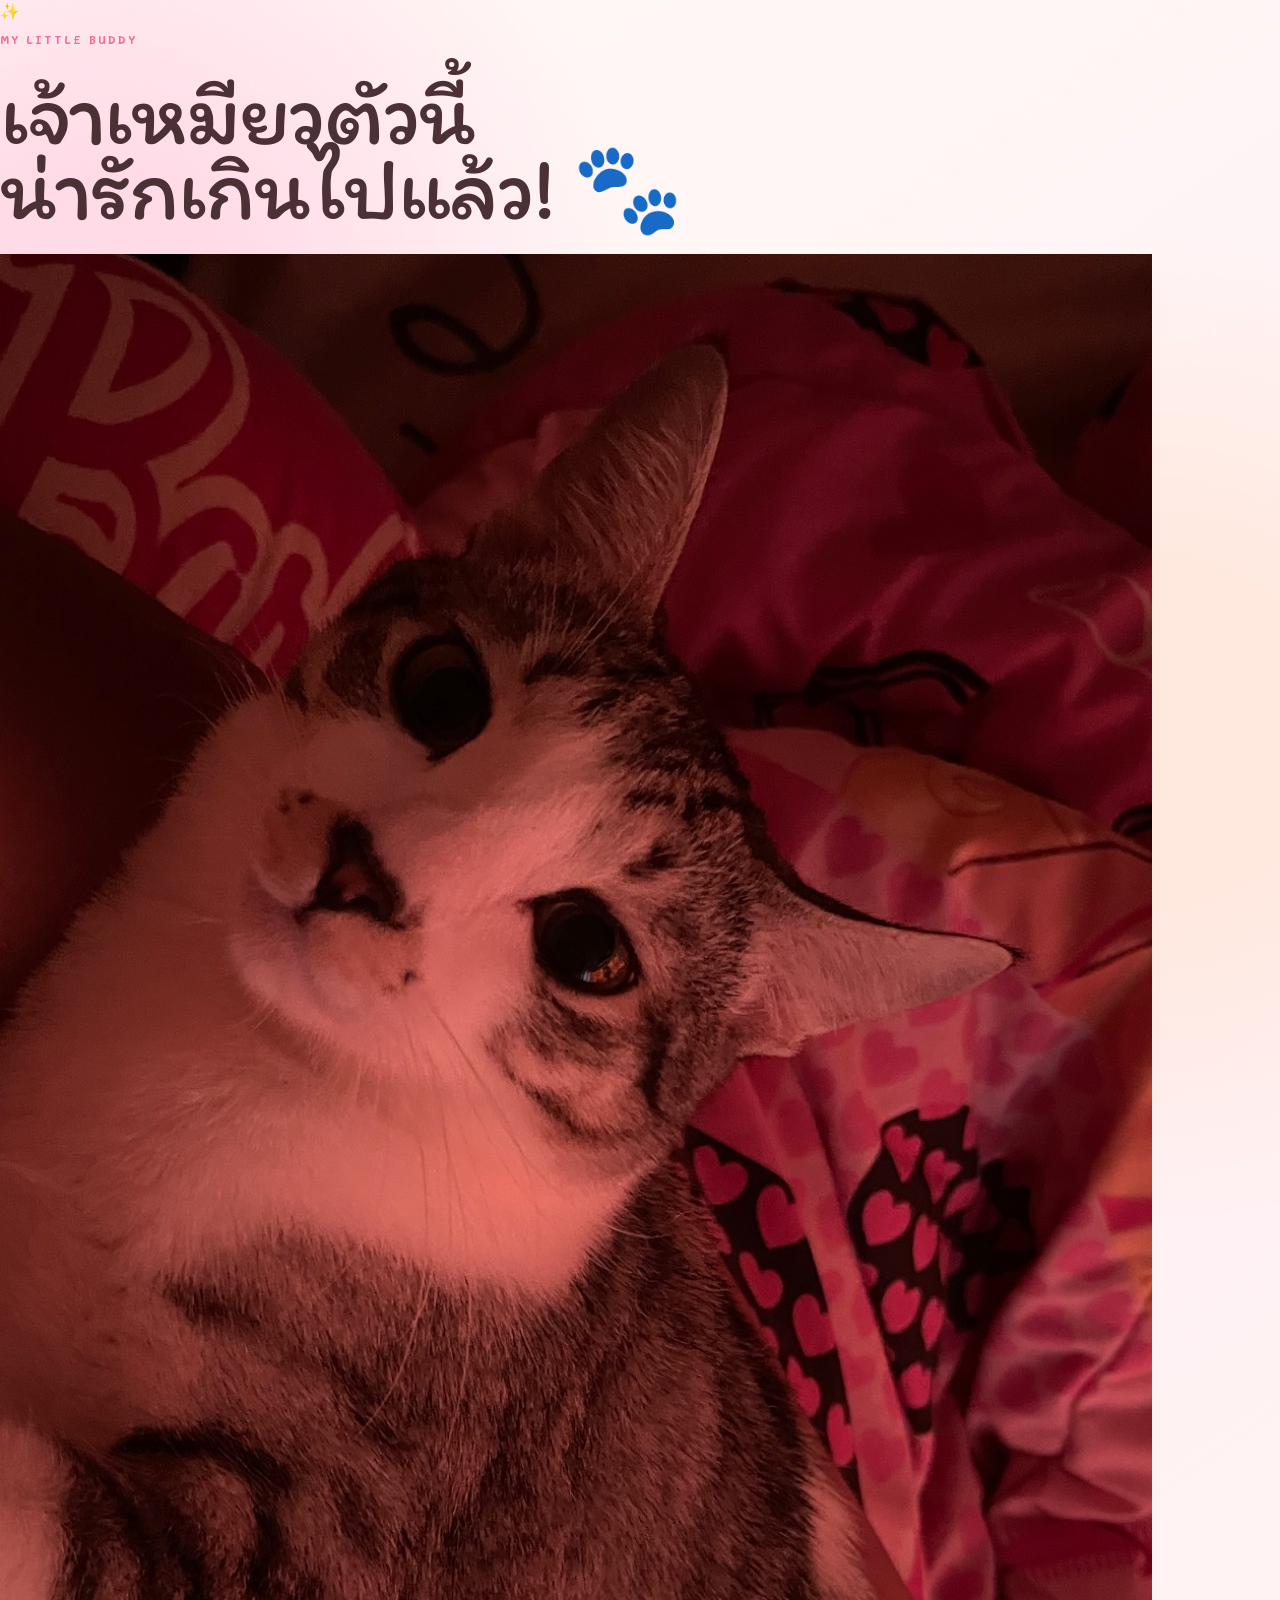
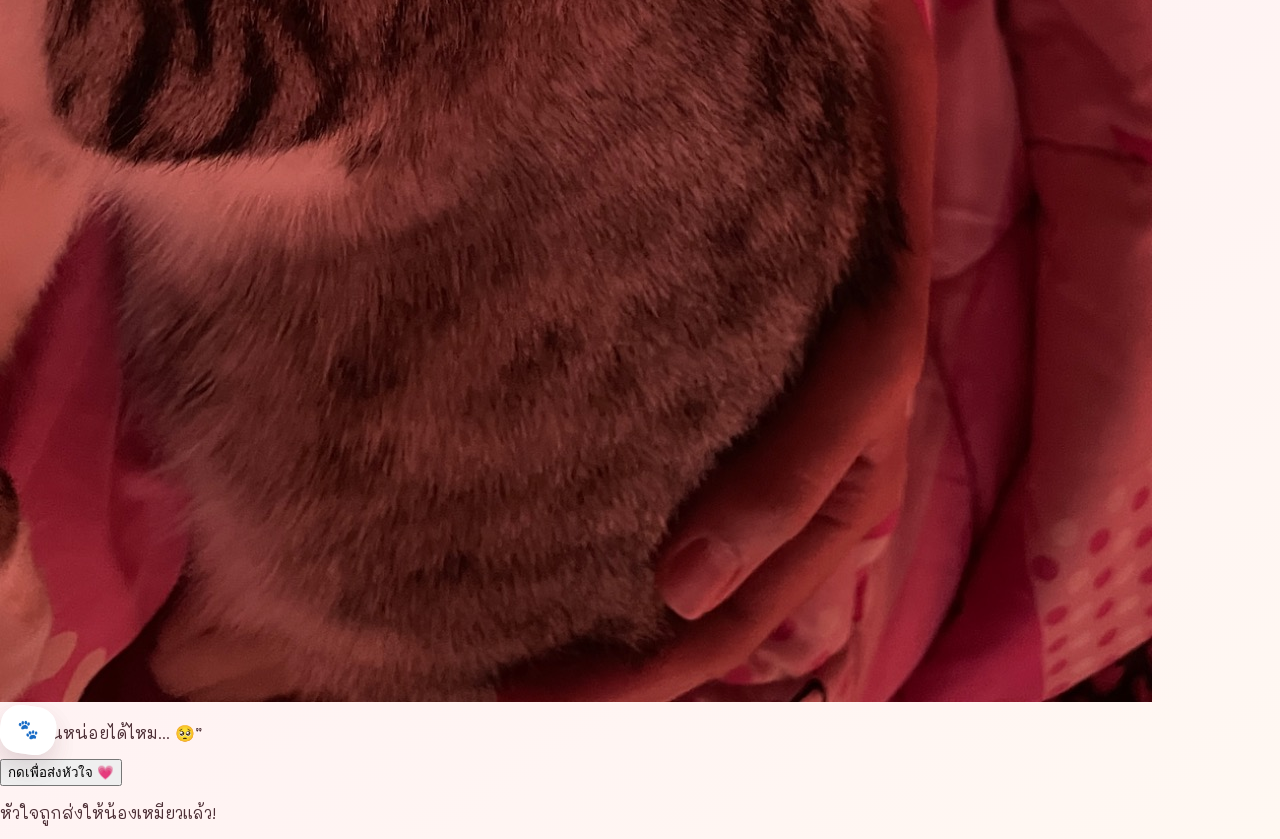
<file: index.htm>
<!DOCTYPE html>
<html lang="th">
<head>
  <meta charset="UTF-8" />
  <meta name="viewport" content="width=device-width, initial-scale=1.0" />
  <title>น้องเหมียว 🐱💗</title>
  <link rel="stylesheet" href="style.css" />
</head>
<body>
  <div class="hearts" aria-hidden="true"></div>

  <main class="card">
    <div class="sparkle">✨</div>
    <p class="eyebrow">MY LITTLE BUDDY</p>
    <h1>เจ้าเหมียวตัวนี้<br><span>น่ารักเกินไปแล้ว! 🐾</span></h1>

    <div class="photo-wrap">
      <div class="photo-glow"></div>
      <img src="cat.jpeg" alt="รูปน้องแมวนอนบนผ้าห่ม" class="cat-photo" />
      <div class="sticker sticker-1">💕</div>
      <div class="sticker sticker-2">🐾</div>
    </div>

    <p class="caption">“ขออ้อนหน่อยได้ไหม... 🥺”</p>

    <button id="loveButton" type="button">กดเพื่อส่งหัวใจ 💗</button>
    <p id="message" class="message">หัวใจถูกส่งให้น้องเหมียวแล้ว!</p>
  </main>

  <script src="script.js"></script>
</body>
</html>
</file>
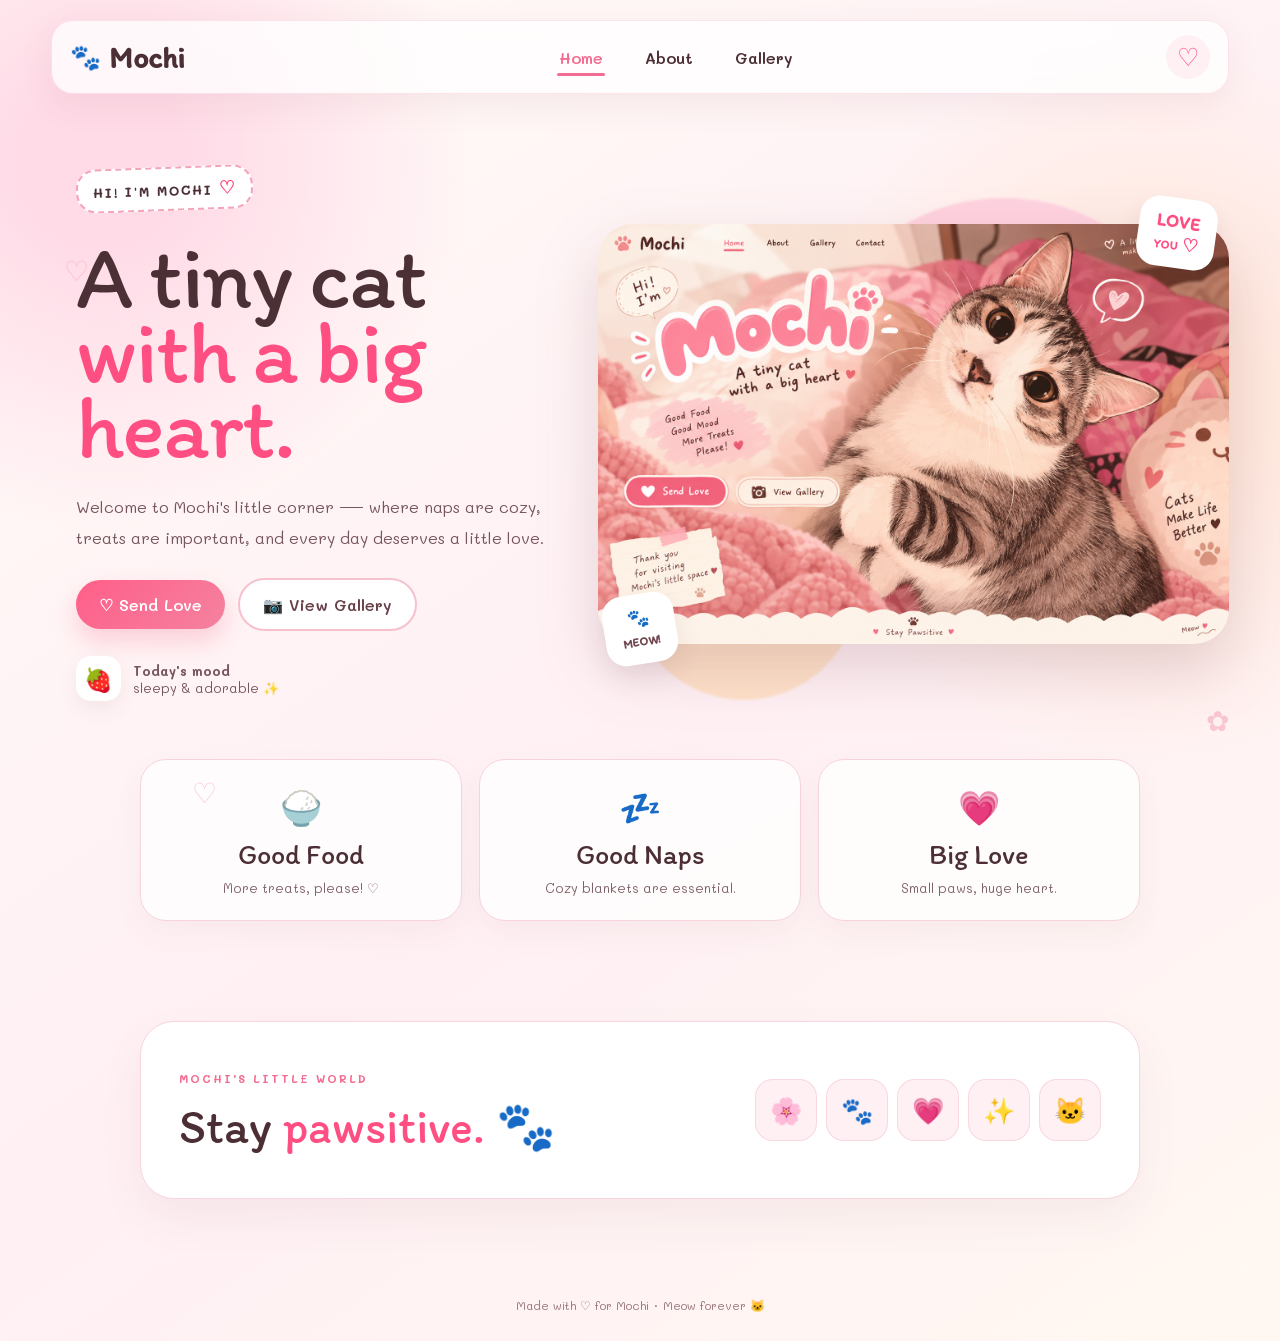
<file: index.html>
<!doctype html>
<html lang="th">
<head>
  <meta charset="UTF-8">
  <meta name="viewport" content="width=device-width, initial-scale=1.0">
  <title>Mochi 🐾 | A tiny cat with a big heart</title>
  <meta name="description" content="Mochi's little cozy corner on the internet.">
  <link rel="stylesheet" href="style.css">
</head>
<body>
  <div class="floating f1">♡</div>
  <div class="floating f2">✦</div>
  <div class="floating f3">♡</div>
  <div class="floating f4">✿</div>

  <header class="nav">
    <a class="brand" href="#"><span class="paw">🐾</span> Mochi</a>
    <nav>
      <a class="active" href="#home">Home</a>
      <a href="#about">About</a>
      <a href="#gallery">Gallery</a>
    </nav>
    <button class="nav-heart" id="navHeart" aria-label="Send love">♡</button>
  </header>

  <main>
    <section class="hero" id="home">
      <div class="hero-copy">
        <div class="hello">HI! I'M MOCHI <span>♡</span></div>
        <h1>A tiny cat<br><em>with a big heart.</em></h1>
        <p class="intro">Welcome to Mochi's little corner — where naps are cozy, treats are important, and every day deserves a little love.</p>

        <div class="buttons">
          <button class="primary" id="loveButton">♡ Send Love</button>
          <a class="secondary" href="#gallery">📷 View Gallery</a>
        </div>

        <div class="mini-note">
          <span>🍓</span>
          <div><b>Today's mood</b><br>sleepy & adorable ✨</div>
        </div>
      </div>

      <div class="hero-art">
        <div class="blob blob-one"></div>
        <div class="blob blob-two"></div>
        <div class="sticker sticker-top">LOVE<br><small>YOU</small> ♡</div>
        <div class="sticker sticker-bottom">🐾<br><small>MEOW!</small></div>
        <img src="mochi.png" alt="Mochi the cute cat" class="mochi-image">
      </div>
    </section>

    <section class="cards" id="about">
      <article class="info-card">
        <span>🍚</span>
        <h2>Good Food</h2>
        <p>More treats, please! ♡</p>
      </article>
      <article class="info-card">
        <span>💤</span>
        <h2>Good Naps</h2>
        <p>Cozy blankets are essential.</p>
      </article>
      <article class="info-card">
        <span>💗</span>
        <h2>Big Love</h2>
        <p>Small paws, huge heart.</p>
      </article>
    </section>

    <section class="gallery" id="gallery">
      <div>
        <p class="eyebrow">MOCHI'S LITTLE WORLD</p>
        <h2>Stay <span>pawsitive.</span> 🐾</h2>
      </div>
      <div class="gallery-box">
        <div>🌸</div><div>🐾</div><div>💗</div><div>✨</div><div>🐱</div>
      </div>
    </section>
  </main>

  <footer>Made with ♡ for Mochi · Meow forever 🐱</footer>

  <script src="script.js"></script>
</body>
</html>
</file>
<file: style.css>
@import url('https://fonts.googleapis.com/css2?family=Itim&family=Mali:wght@400;500;600;700&display=swap');

:root{
  --pink:#f26d91; --hot:#ff4f82; --cream:#fff8f5; --ink:#4c2e35;
  --soft:#ffe3eb; --brown:#70464e;
}
*{box-sizing:border-box}
html{scroll-behavior:smooth}
body{
  margin:0; color:var(--ink); font-family:Mali,sans-serif;
  background:
    radial-gradient(circle at 8% 12%,#ffdbe7 0 5%,transparent 22%),
    radial-gradient(circle at 90% 30%,#ffe8dd 0 7%,transparent 24%),
    linear-gradient(145deg,#fffaf7,#fff0f4 55%,#fff8f2);
  min-height:100vh; overflow-x:hidden;
}
a{text-decoration:none;color:inherit}
.nav{
  width:min(1180px,92%); margin:20px auto 0; padding:14px 18px;
  display:flex; align-items:center; justify-content:space-between;
  background:rgba(255,255,255,.76); border:1px solid rgba(242,109,145,.18);
  border-radius:22px; box-shadow:0 10px 35px rgba(122,61,78,.08);
  backdrop-filter:blur(14px); position:relative; z-index:5;
}
.brand{font:700 30px Itim,cursive; display:flex; gap:8px; align-items:center}
.paw{font-size:25px}.nav nav{display:flex;gap:38px;font-weight:600}
.nav nav a{padding:8px 2px;position:relative}.nav nav a.active,.nav nav a:hover{color:var(--pink)}
.nav nav a.active:after{content:"";position:absolute;left:0;right:0;bottom:0;height:3px;border-radius:4px;background:var(--pink)}
.nav-heart{border:0;background:#fff0f4;color:var(--hot);font-size:25px;width:44px;height:44px;border-radius:50%;cursor:pointer;transition:.2s}
.nav-heart:hover{transform:scale(1.12) rotate(-8deg)}
.hero{width:min(1180px,92%);margin:45px auto 30px;display:grid;grid-template-columns: .9fr 1.1fr;gap:30px;align-items:center}
.hero-copy{padding:15px 0 15px 25px;position:relative;z-index:2}
.hello{display:inline-block;background:#fff;border:2px dashed #f4a4b8;padding:8px 15px;border-radius:20px;font-size:13px;font-weight:700;letter-spacing:1px;transform:rotate(-2deg)}
.hello span{color:var(--hot);font-size:18px}
h1{font:400 clamp(62px,7vw,96px)/.84 Itim,cursive;margin:28px 0;color:#4b3036;letter-spacing:-2px}
h1 em{font-style:normal;color:var(--hot)}
.intro{max-width:520px;font-size:16px;line-height:1.9;color:#76565e}
.buttons{display:flex;gap:13px;align-items:center;margin:25px 0}
.primary,.secondary{border-radius:999px;padding:14px 23px;font:600 16px Mali,sans-serif;cursor:pointer;transition:.2s}
.primary{border:0;color:#fff;background:linear-gradient(135deg,#ff5e89,#f5829f);box-shadow:0 12px 25px rgba(242,109,145,.28)}
.secondary{background:#fff;border:2px solid #f7c0ce;color:#684149}
.primary:hover,.secondary:hover{transform:translateY(-3px)}
.mini-note{display:flex;gap:12px;align-items:center;color:#76565e;font-size:13px}
.mini-note span{display:grid;place-items:center;width:45px;height:45px;background:#fff;border-radius:15px;box-shadow:0 8px 20px #7b4c5a15;font-size:23px}
.hero-art{position:relative;min-height:590px;display:grid;place-items:center}
.mochi-image{position:relative;width:100%;max-width:690px;filter:drop-shadow(0 25px 30px rgba(107,53,67,.18));border-radius:35px;z-index:2}
.blob{position:absolute;border-radius:50%;filter:blur(1px);z-index:0}
.blob-one{width:400px;height:400px;background:#ffd2df;right:4%;top:10%}
.blob-two{width:230px;height:230px;background:#ffe2ca;left:5%;bottom:5%}
.sticker{position:absolute;z-index:3;background:#fff;padding:13px 17px;border-radius:20px;text-align:center;box-shadow:0 12px 25px #633d4818;font:700 18px Itim,cursive;transform:rotate(8deg)}
.sticker small{font-size:12px}.sticker-top{right:2%;top:10%;color:var(--hot)}.sticker-bottom{left:1%;bottom:11%;transform:rotate(-9deg);color:#70464e}
.cards{width:min(1000px,92%);margin:20px auto 100px;display:grid;grid-template-columns:repeat(3,1fr);gap:17px}
.info-card{background:rgba(255,255,255,.8);padding:24px;border:1px solid #f7d4dd;border-radius:26px;text-align:center;box-shadow:0 12px 30px #70464e0d}
.info-card span{font-size:34px}.info-card h2{font:400 28px Itim,cursive;margin:8px 0}.info-card p{margin:0;color:#80636a;font-size:13px}
.gallery{width:min(1000px,92%);margin:0 auto 70px;padding:38px;border-radius:34px;background:#fff;border:1px solid #f8d5df;box-shadow:0 20px 45px #70464e10;display:flex;align-items:center;justify-content:space-between;gap:25px}
.eyebrow{color:var(--pink);font-weight:700;letter-spacing:2px;font-size:11px}.gallery h2{font:400 48px Itim,cursive;margin:5px 0}.gallery h2 span{color:var(--hot)}
.gallery-box{display:flex;gap:9px;flex-wrap:wrap;justify-content:center;max-width:420px}.gallery-box div{width:62px;height:62px;border-radius:18px;background:#fff0f4;display:grid;place-items:center;font-size:26px;box-shadow:inset 0 0 0 1px #f9d8e1}
footer{text-align:center;padding:28px;color:#98747c;font-size:12px}
.floating{position:fixed;color:#f39ab1;font-size:28px;opacity:.5;animation:drift 5s ease-in-out infinite;z-index:0}.f1{left:5%;top:28%}.f2{right:8%;top:45%;animation-delay:1s}.f3{left:15%;bottom:10%;animation-delay:2s}.f4{right:4%;bottom:18%;animation-delay:3s}
.heart-pop{position:fixed;pointer-events:none;font-size:26px;z-index:20;animation:heart 1.3s ease-out forwards}
@keyframes drift{50%{transform:translateY(-18px) rotate(12deg)}}
@keyframes heart{0%{opacity:0;transform:translate(-50%,-50%) scale(.5)}15%{opacity:1}100%{opacity:0;transform:translate(calc(-50% + var(--x)),calc(-50% - 220px)) scale(1.3) rotate(15deg)}}
@media(max-width:800px){
  .nav nav{display:none}.hero{grid-template-columns:1fr;margin-top:30px}.hero-copy{padding-left:0;text-align:center}.intro{margin:auto}.buttons{justify-content:center}.mini-note{justify-content:center}.hero-art{min-height:auto}.mochi-image{width:100%}.cards{grid-template-columns:1fr}.gallery{display:block;text-align:center}.gallery-box{margin:25px auto 0}h1{font-size:68px}
}
</file>
